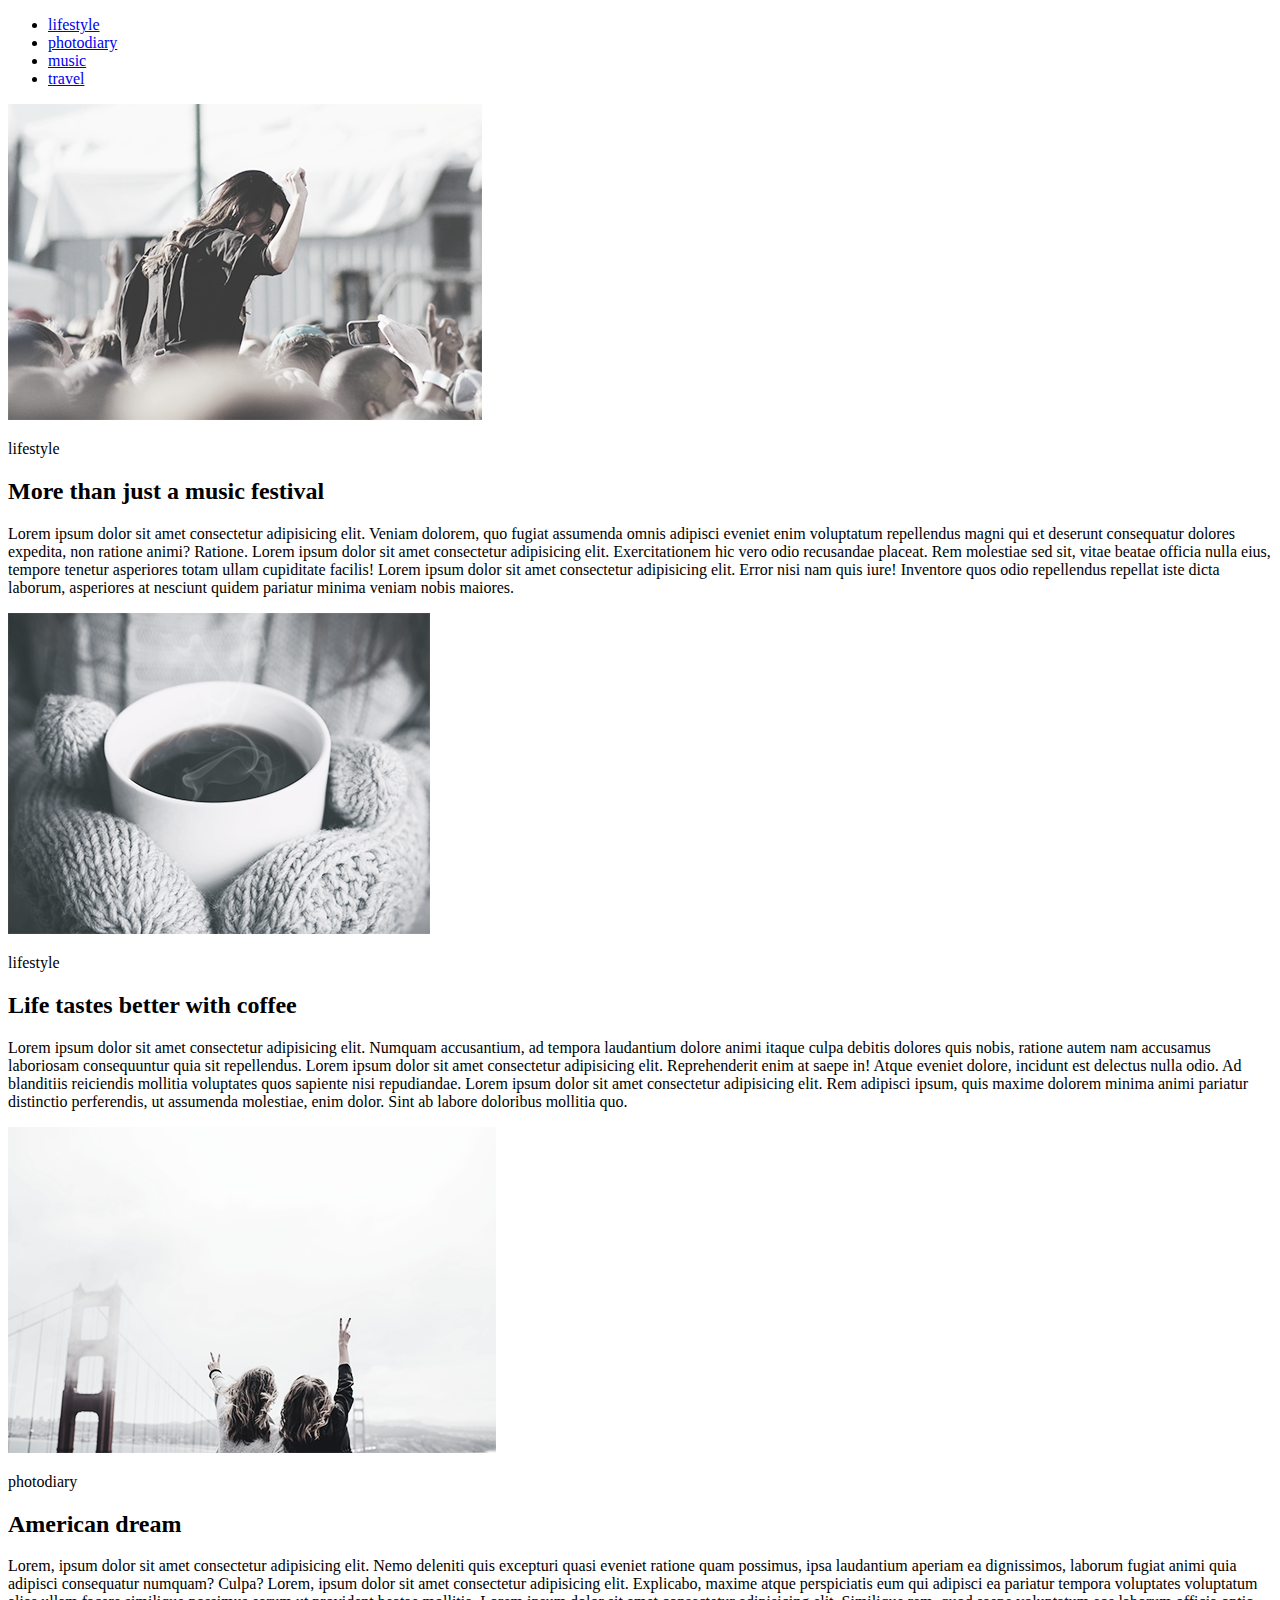
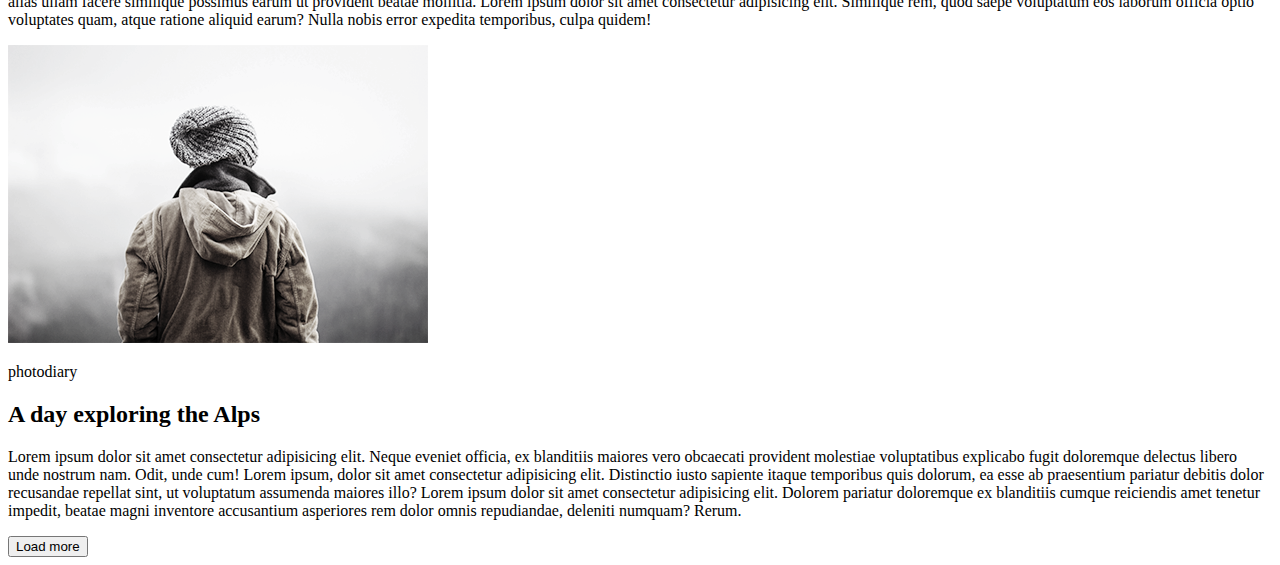
<file: module-1-2/index.html>
<!DOCTYPE html>
<html lang="en">
<head>
    <meta charset="UTF-8">
    <meta name="viewport" content="width=device-width, initial-scale=1.0">
    <meta http-equiv="X-UA-Compatible" content="ie=edge">
    <title>Document</title>
</head>
<body>
    <header>
     <nav>
        <ul>
         <li><a href="#">lifestyle</a></li>
         <li><a href="#">photodiary</a></li>
         <li><a href="#">music</a></li>
         <li><a href="#">travel</a></li>
        </ul>
     </nav>
    </header>
    <main>
      <section>
        <article>
          <img src="img/Untitled-1.png" alt="girl">
          <p>lifestyle</p>
          <h2>More than just a music festival</h2>
          <p>Lorem ipsum dolor sit amet consectetur adipisicing elit. Veniam dolorem, quo fugiat assumenda omnis adipisci eveniet enim voluptatum repellendus magni qui et deserunt consequatur dolores expedita, non ratione animi? Ratione. Lorem ipsum dolor sit amet consectetur adipisicing elit. Exercitationem hic vero odio recusandae placeat. Rem molestiae sed sit, vitae beatae officia nulla eius, tempore tenetur asperiores totam ullam cupiditate facilis! Lorem ipsum dolor sit amet consectetur adipisicing elit. Error nisi nam quis iure! Inventore quos odio repellendus repellat iste dicta laborum, asperiores at nesciunt quidem pariatur minima veniam nobis maiores.</p>
        </article>
        <article>
          <img src="img/Untitled-2.png" alt="coffee">
          <p>lifestyle</p>
          <h2>Life tastes better with coffee</h2>
          <p>Lorem ipsum dolor sit amet consectetur adipisicing elit. Numquam accusantium, ad tempora laudantium dolore animi itaque culpa debitis dolores quis nobis, ratione autem nam accusamus laboriosam consequuntur quia sit repellendus. Lorem ipsum dolor sit amet consectetur adipisicing elit. Reprehenderit enim at saepe in! Atque eveniet dolore, incidunt est delectus nulla odio. Ad blanditiis reiciendis mollitia voluptates quos sapiente nisi repudiandae. Lorem ipsum dolor sit amet consectetur adipisicing elit. Rem adipisci ipsum, quis maxime dolorem minima animi pariatur distinctio perferendis, ut assumenda molestiae, enim dolor. Sint ab labore doloribus mollitia quo.</p>
        </article>
        <article>
          <img src="img/Untitled-3.png" alt="girls bridge">
          <p>photodiary</p>
          <h2>American dream</h2>
          <p>Lorem, ipsum dolor sit amet consectetur adipisicing elit. Nemo deleniti quis excepturi quasi eveniet ratione quam possimus, ipsa laudantium aperiam ea dignissimos, laborum fugiat animi quia adipisci consequatur numquam? Culpa? Lorem, ipsum dolor sit amet consectetur adipisicing elit. Explicabo, maxime atque perspiciatis eum qui adipisci ea pariatur tempora voluptates voluptatum alias ullam facere similique possimus earum ut provident beatae mollitia. Lorem ipsum dolor sit amet consectetur adipisicing elit. Similique rem, quod saepe voluptatum eos laborum officia optio voluptates quam, atque ratione aliquid earum? Nulla nobis error expedita temporibus, culpa quidem!</p>
        </article>
        <article>
          <img src="img/Untitled-4.png" alt="lonely">
          <p>photodiary</p>
          <h2>A day exploring the Alps</h2>
          <p>Lorem ipsum dolor sit amet consectetur adipisicing elit. Neque eveniet officia, ex blanditiis maiores vero obcaecati provident molestiae voluptatibus explicabo fugit doloremque delectus libero unde nostrum nam. Odit, unde cum! Lorem ipsum, dolor sit amet consectetur adipisicing elit. Distinctio iusto sapiente itaque temporibus quis dolorum, ea esse ab praesentium pariatur debitis dolor recusandae repellat sint, ut voluptatum assumenda maiores illo? Lorem ipsum dolor sit amet consectetur adipisicing elit. Dolorem pariatur doloremque ex blanditiis cumque reiciendis amet tenetur impedit, beatae magni inventore accusantium asperiores rem dolor omnis repudiandae, deleniti numquam? Rerum.</p>
        </article>

        <button>Load more</button>
        
      </section>
    </main>
    
</body>
</html>
</file>
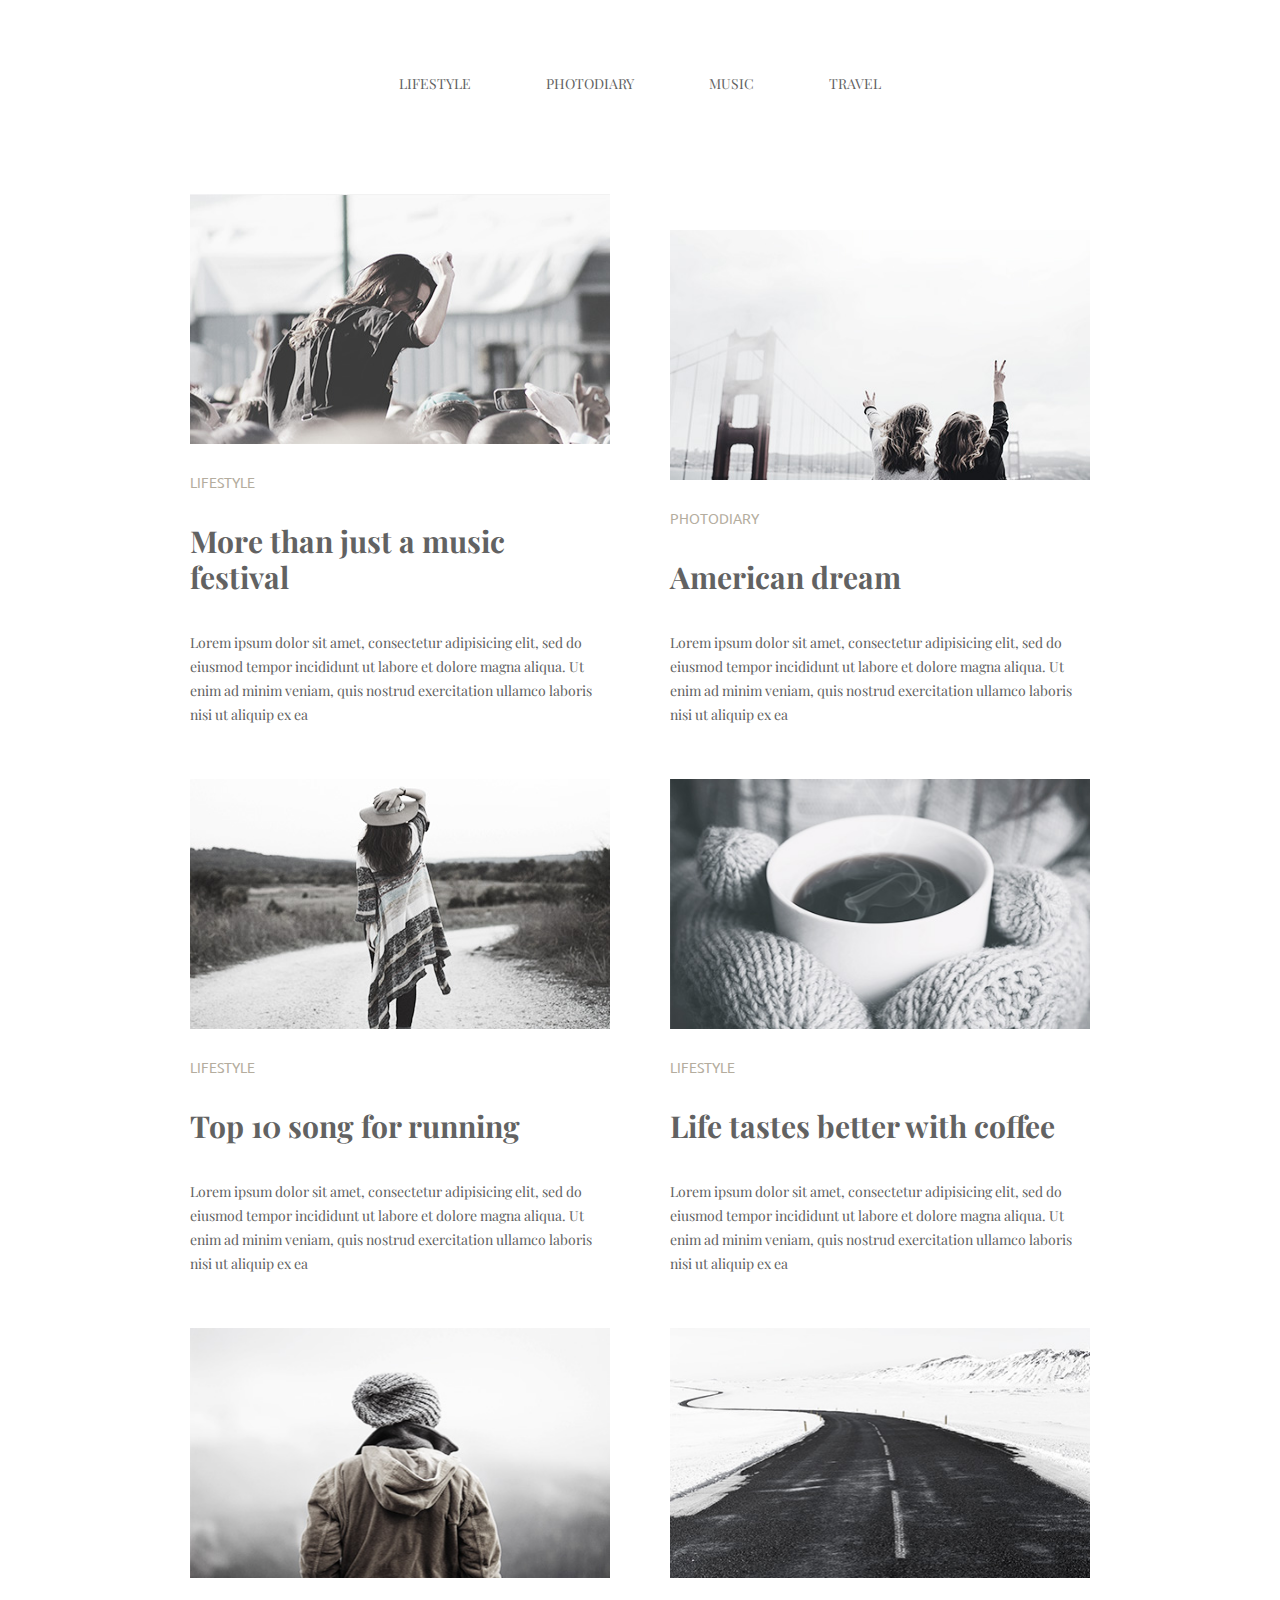
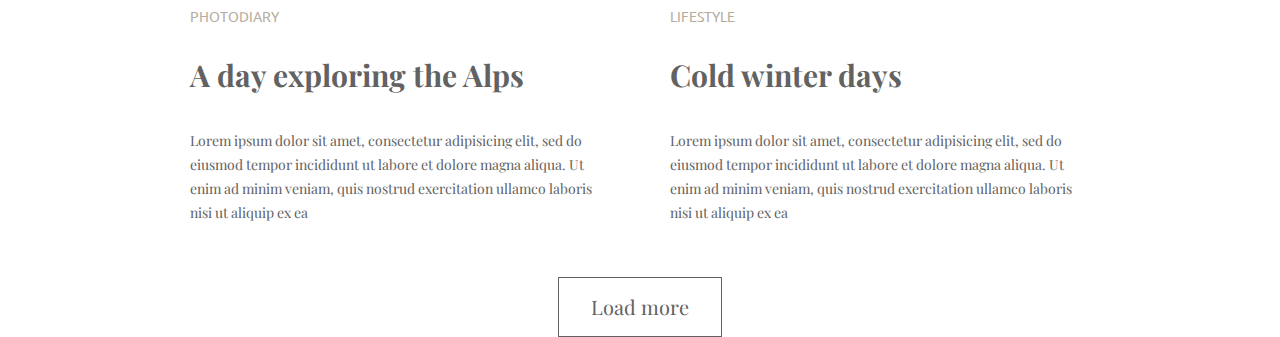
<file: module-3/index.html>
<!DOCTYPE html>
<html lang="en">
<head>
    <meta charset="UTF-8">
    <meta name="viewport" content="width=device-width, initial-scale=1.0">
    <meta http-equiv="X-UA-Compatible" content="ie=edge">
    <title>Document</title>
    <link rel="stylesheet" href="css/normalize.css">
    <link href="https://fonts.googleapis.com/css?family=Playfair+Display&display=swap" rel="stylesheet">
    <link href="https://fonts.googleapis.com/css?family=Ubuntu:300&display=swap" rel="stylesheet">
    <link rel="stylesheet" href="css/styles.css">
</head>
<body>
    <div class="wrapper">
            <header>
                    <nav class="site-navigation">
                        
                                <ul>
                                        <li><a href="#">lifestyle</a></li>
                                        <li><a href="#">photodiary</a></li>
                                        <li><a href="#">music</a></li>
                                        <li><a href="#">travel</a></li>
                                    </ul>
                        
                    </nav>
                    
            </header>
                    <main>
                        <section>
                            
                                <article class="article-item-left">
                                  
                           
                                    <img class="img" src="img/image-1.jpg" alt="girl" width="420" height="280">
                                    <p class="text-under-img">Lifestyle</p>
                                    <h2 class="text-name">More than just a music festival</h2>
                                    <p class="text">Lorem ipsum dolor sit amet, consectetur adipisicing elit, sed do eiusmod tempor incididunt ut labore et dolore magna aliqua. Ut enim ad minim veniam, quis nostrud exercitation ullamco laboris nisi ut aliquip ex ea</p>
                                  
                                </article>  
                                    
                                <article class="article-item-right">      
                                      
                                    <img class="img" src="img/image-3.jpg" alt="dream" width="420" height="280">
                                    <p class="text-under-img">Photodiary</p>
                                    <h2 class="text-name">American dream</h2>
                                    <p class="text">Lorem ipsum dolor sit amet, consectetur adipisicing elit, sed do eiusmod tempor incididunt ut labore et dolore magna aliqua. Ut enim ad minim veniam, quis nostrud exercitation ullamco laboris nisi ut aliquip ex ea</p>
                                         
                                </article> 

                                <article class="article-item-left">
                                        
                                    <img class="img" src="img/image-5.jpg" alt="girl" width="420" height="280">
                                    <p class="text-under-img">Lifestyle</p>
                                    <h2 class="text-name">Top 10 song for running</h2>
                                    <p class="text">Lorem ipsum dolor sit amet, consectetur adipisicing elit, sed do eiusmod tempor incididunt ut labore et dolore magna aliqua. Ut enim ad minim veniam, quis nostrud exercitation ullamco laboris nisi ut aliquip ex ea</p>
                                  
                                </article>
                                        
                           
                           
                           
                               <article class="article-item-right">
                                  
                                    <img class="img" src="img/image-2.jpg" alt="coffee" width="420" height="280">
                                    <p class="text-under-img">Lifestyle</p>
                                    <h2 class="text-name" >Life tastes better with coffee</h2>
                                    <p class="text">Lorem ipsum dolor sit amet, consectetur adipisicing elit, sed do eiusmod tempor incididunt ut labore et dolore magna aliqua. Ut enim ad minim veniam, quis nostrud exercitation ullamco laboris nisi ut aliquip ex ea</p>
                                  
                                </article>  

                                <article class="article-item-left">
                                   
                                   
                                   
                                    <img class="img" src="img/image-4.jpg" alt="man" width="420" height="280">
                                    <p class="text-under-img">Photodiary</p>
                                    <h2 class="text-name">A day exploring the Alps</h2>
                                    <p class="text">Lorem ipsum dolor sit amet, consectetur adipisicing elit, sed do eiusmod tempor incididunt ut labore et dolore magna aliqua. Ut enim ad minim veniam, quis nostrud exercitation ullamco laboris nisi ut aliquip ex ea</p>
                                   
                                </article>

                                <article class="article-item-right">
                                   
                                  
                                    <img class="img" src="img/image-6.jpg" alt="road" width="420" height="280">
                                    <p class="text-under-img">Lifestyle</p>
                                    <h2 class="text-name">Cold winter days</h2>
                                    <p class="text">Lorem ipsum dolor sit amet, consectetur adipisicing elit, sed do eiusmod tempor incididunt ut labore et dolore magna aliqua. Ut enim ad minim veniam, quis nostrud exercitation ullamco laboris nisi ut aliquip ex ea</p>
                                  
                                   
                                </article>
                           
                           
                             <button class="load-more">Load more</button>
                               
                           
                        </section>
                    </main>
    </div>
</body>
</html>
</file>
<file: module-3/css/styles.css>
html {
    box-sizing: border-box;
}
*,
*::before,
*::after {
    box-sizing: inherit;
}
.wrapper {
    width: 900px;
    margin: 0 auto;
    font-size: 0;
}
.site-navigation {
    display: inline-block;
    width: 900px;
    padding: 72px 0px 98px;
    text-align: center;
}
.site-navigation ul {
    padding: 0;
    margin: 0;
}
.site-navigation li {
    text-align: center;
    margin-right: 75px;
    list-style: none;
    display: inline-block;
}
.site-navigation li:last-child {
    margin-right: 0;
}
.site-navigation a {
    font-family: 'Playfair Display', serif;
    font-size: 14px;
    color: #626262;
    line-height: 24px;
    text-transform: uppercase;
    text-decoration: none;
    text-align: left;
}
.site-navigation a:hover {
    color: #35baf6;
}
.site-navigation a:focus {
    color: #35baf6;
}
.img {
    padding-bottom: 30px;
}
.article-item-left {
    width: 420px;
    display: inline-block;
    padding-bottom: 52px;
    
}
.article-item-right {
    width: 420px;
    margin-left: 60px;
    display: inline-block;
    padding-bottom: 52px;
}
.text-name {
    font-family: 'Playfair Display', serif;
    font-size: 30px;
    color: #626262;
    line-height: 36px;
    margin: 0px;
    padding-bottom: 36px;
}
.text {
    font-family: 'Playfair Display', serif;
    font-size: 14px;
    color: #626262;
    line-height: 24px;
    margin: 0px;
}
.text-under-img {
    font-family: 'Ubuntu', sans-serif;
    font-size: 14px;
    color: #b4ad9e;
    text-transform: uppercase;
    line-height: 17px;
    padding-bottom: 32px;
    margin: 0;
}
.load-more {
    width: 164px;
    height: 60px;
    padding: 0;
    margin: 0 auto;
    display: block;
    /* margin: 0px 0px 70px 358px; */
    font-family: 'Playfair Display', serif;
    color: #626262;
    border: solid 1px #626262;
    font-size: 20px;
    line-height: 24px;
    background-color: #fff;
    cursor: pointer;
}
</file>
